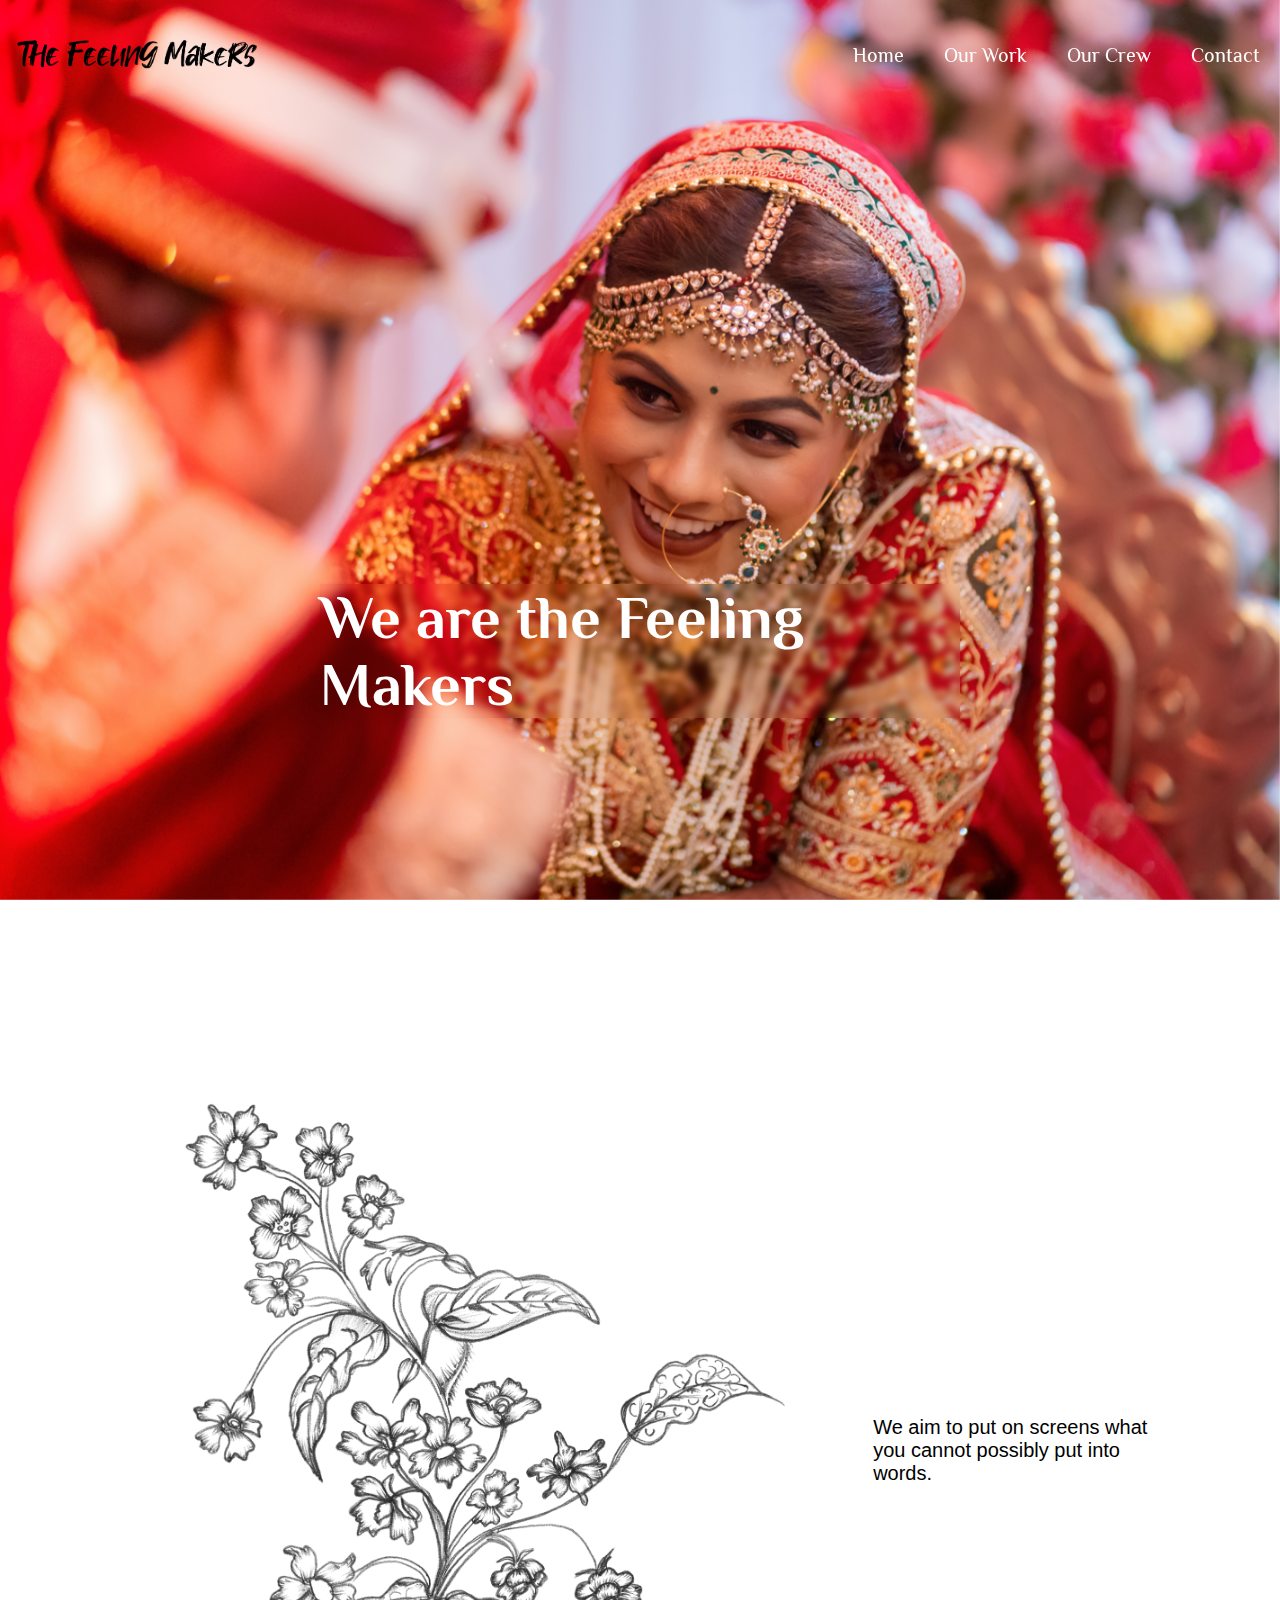
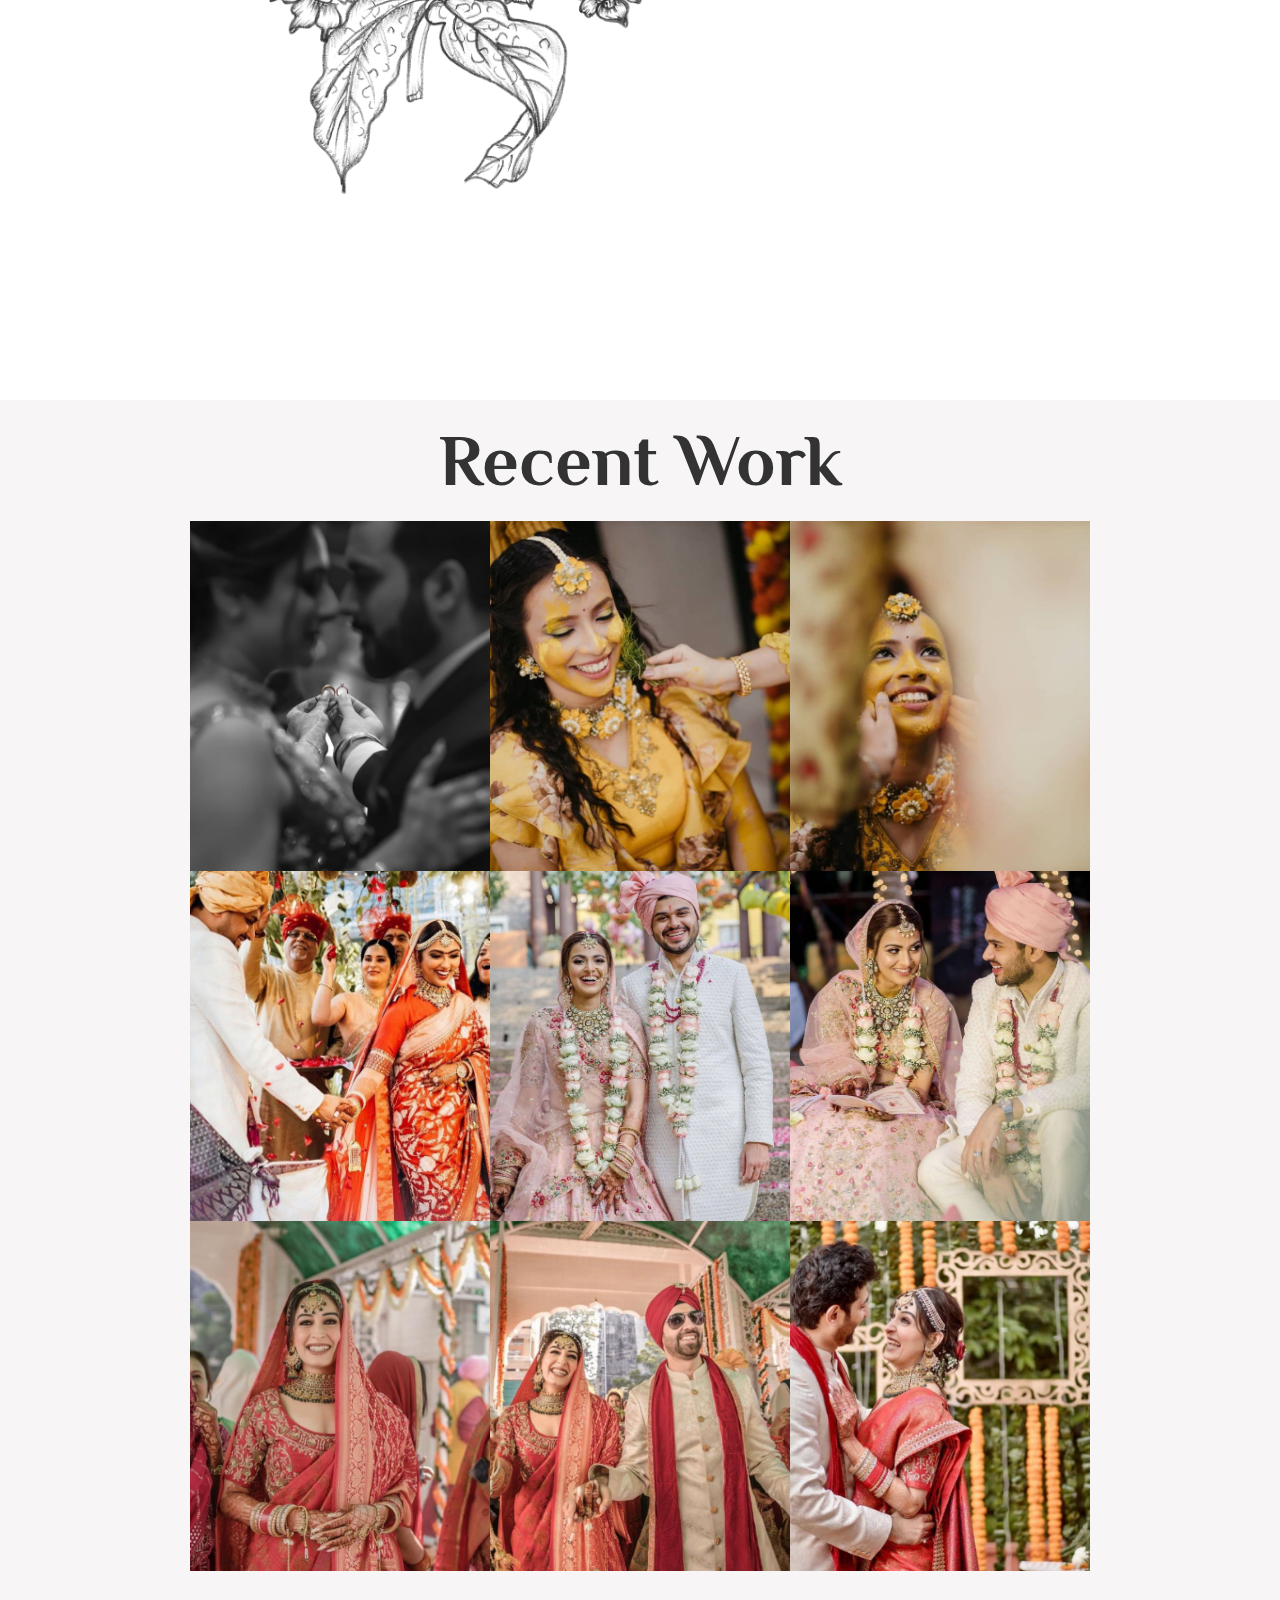
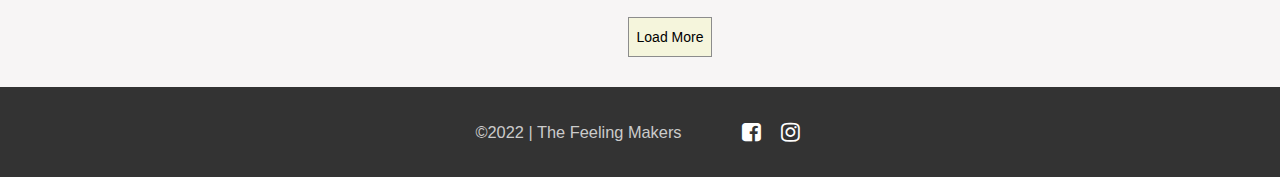
<file: index.html>
<!DOCTYPE html>
<html lang="en">
<head>
    <meta charset="UTF-8">
    <meta http-equiv="X-UA-Compatible" content="IE=edge">
    <meta name="viewport" content="width=device-width, initial-scale=1.0">
    <link rel="stylesheet" href="https://cdnjs.cloudflare.com/ajax/libs/font-awesome/4.7.0/css/font-awesome.min.css">
    <link rel="preconnect" href="https://fonts.googleapis.com">
<link rel="preconnect" href="https://fonts.gstatic.com" crossorigin>
<link href="https://fonts.googleapis.com/css2?family=Philosopher:ital,wght@0,400;0,700;1,400;1,700&display=swap" rel="stylesheet">
    <link rel="stylesheet" href="styles/style.css">
    <link rel="stylesheet" href="https://cdn.jsdelivr.net/npm/swiper@8/swiper-bundle.min.css" />
    <style>
        .swiper {
          width: 100vw;
          height: 100vh;
        }
    
        .swiper-slide {
          display: flex;
          align-items: center;
        }
    
        .swiper img {
    
          width: 100vw;
          height: 100vh;
          object-fit: cover;
        }
    
        
    
        
      </style>
    <title>Home | The Feeling Makers</title>
</head>
<body>
    <div id="preloader">
        <div class="loadimg">
            <img src="2.png" alt="" srcset="">
        </div>
        <div class="loadbar"></div>
    </div>
    <div class="nav nav-scrolled">
        <div class="navbar">
            <div class="" id="logo">
                <a href="index.html"><img class="logoimg"  src="logo1c.png" alt=""></a>
            </div>
            
            <div class="navlinks " id="navlink">
                <ul>
                    <li><a href="index.html">Home</a></li>
                    
                    <li><a href="work.html">Our Work</a></li>
                    <li><a href="crew.html">Our Crew</a></li>
                    <li><a href="contact.html">Contact</a></li>
                   
                    
                </ul>
            </div>
            <div id="navtoggle" onclick="myFunction(); toggleNav();" class="ham ">
                <span class="first fr"></span>
                <span class="second sr"></span>
            </div>
        </div>
    </div>

    <div class="hero">
        <!-- <div class="heroimg">
            <img src="heroimage.png" alt="">
            <h1 id="herotext">We are the Feeling Makers</h1>
        </div> -->
        <div class="swiper">
            <!-- Additional required wrapper -->
            <div class="swiper-wrapper">
              <!-- Slides -->
              <div class="swiper-slide"><div class="heroimg">
                <img src="heroimage1.png" alt="">
                <h1 id="herotext">We are the Feeling Makers</h1>
            </div>
               
              </div>
              <div class="swiper-slide"><div class="heroimg">
                <img src="heroimg2.jpg" alt="">
                <h1 id="herotext">We are the Feeling Makers</h1>
            </div></div>
              <div class="swiper-slide"><div class="heroimg">
                <img src="heroimg4.jpg" alt="">
                <h1 id="herotext">We are the Feeling Makers</h1>
            </div></div>
        
            </div>
        
        
        
            <!-- If we need navigation buttons -->
        
        
        
          </div>
        
    </div>
    <div class="section2">
            <div class="flowers">
                <img src="4.png" alt="" srcset="">
            </div>
            <div class="quote"><p>We aim to put on screens what you cannot possibly put into words.</p></div>
            
    </div>

    <div class="section3">
        <div class="sect3heading">
            <h1>Recent Work</h1>
        </div>
        <div class="slides">
            <div class="pics div1">
                <a data-fslightbox="gallery" href="wedding portfolio_page-0002.jpg"> <img src="wedding portfolio_page-0002.jpg" alt=""></a>
            </div>
            <div class="pics div2">
                <a data-fslightbox="gallery" href="wedding portfolio_page-0019.jpg"><img src="wedding portfolio_page-0019.jpg" alt=""></a>
            </div>
            <div class="pics div3">
                <a data-fslightbox="gallery" href="wedding portfolio_page-0020.jpg"> <img src="wedding portfolio_page-0020.jpg" alt=""></a>
            </div>
            
            <div class="pics div4">
                <a data-fslightbox="gallery" href="wedding portfolio_page-0033.jpg"><img src="wedding portfolio_page-0033.jpg" alt=""></a>
            </div>
            <br>
            <div class="pics div5">
                <a data-fslightbox="gallery" href="wedding portfolio_page-0036.jpg"><img src="wedding portfolio_page-0036.jpg" alt=""></a>
            </div>
            <div class="pics div6">
                <a data-fslightbox="gallery" href="wedding portfolio_page-0034.jpg"> <img src="wedding portfolio_page-0034.jpg" alt=""></a>
            </div>
            <div class="pics div7">
                <a data-fslightbox="gallery" href="wedding portfolio_page-0049.jpg"> <img src="wedding portfolio_page-0049.jpg" alt=""></a>
            </div>
            <div class="pics div8">
                <a data-fslightbox="gallery" href="wedding portfolio_page-0050.jpg"><img src="wedding portfolio_page-0050.jpg" alt=""></a>
            </div>
            <div class="pics div9">
                <a data-fslightbox="gallery" href="wedding portfolio_page-0051.jpg"> <img src="wedding portfolio_page-0051.jpg" alt=""></a>
            </div>
        </div>
        <a href="work.html">
            <div class="btn-more">
            Load More
            </div>
        </a>
        
    </div>
    <div class="footer">
        <h3>©2022 | The Feeling Makers</h3>

        <div class="icons">
            <a href="https://facebook.com/thefeelingmakers"><i class="fa fa-facebook-square"></i></a>
            <a href="https://instagram.com/thefeelingmakers"><i class="fa fa-instagram"></i></a>
        </div>
    </div>
    <script>
        const navbar = document.querySelector('.nav');
const hero = document.querySelector('.hero');
const logo = document.querySelector('#logo');
const heroOptions = {
  rootMargin: "-170px 0px 0px 0px"
};
const heroObserver = new IntersectionObserver(function (
    entries,
    heroObserver
    ) {
    entries.forEach(entry => {
      if(!entry.isIntersecting) {
        navbar.classList.add('nav-scrolled');
        logo.classList.remove('logo-scrolled');
      } else {
        navbar.classList.remove('nav-scrolled');
        logo.classlist.add('logo-scrolled');
      }
  });
}, 
heroOptions);

heroObserver.observe(hero);


function myFunction() {
  var element = document.getElementById("navtoggle");
  element.classList.toggle("hamopen");
}

function toggleNav() {
  var togglenavigation = document.getElementById("navlink");
  console.log("working");
  togglenavigation.classList.toggle("lists");
}
    </script>
    <script src="https://cdn.jsdelivr.net/npm/swiper@8/swiper-bundle.min.js"></script>
    <script src="/fslightbox-basic-3.3.1/fslightbox.js"></script>
    <script src="app.js"></script>
    <script>
        var loader = document.getElementById("preloader");
        function screen(){
            loader.style.display = "none";
        }
        window.addEventListener("load", screen());
    </script>

<script>
    const swiper = new Swiper('.swiper', {
      // Optional parameters
      direction: 'horizontal',
      loop: true,
      slidesPerView: 1,
      // breakpoints: {
      //     // when window width is >= 320px
      //     320: {
      //         slidesPerView: 1,
      //         spaceBetween: 20
      //     },
      //     // when window width is >= 480px
      //     480: {
      //         slidesPerView: 2,
      //         spaceBetween: 30
      //     },
      //     // when window width is >= 640px
      //     640: {
      //         slidesPerView: 3,
      //         spaceBetween: 40
      //     }
      // },

      autoplay: {
        delay: 3000,
      },

      // If we need pagination


      // Navigation arrows
      navigation: {
        nextEl: '.swiper-button-next',
        prevEl: '.swiper-button-prev',
      },

      // And if we need scrollbar

    });
  </script>
</body>
</html>
</file>
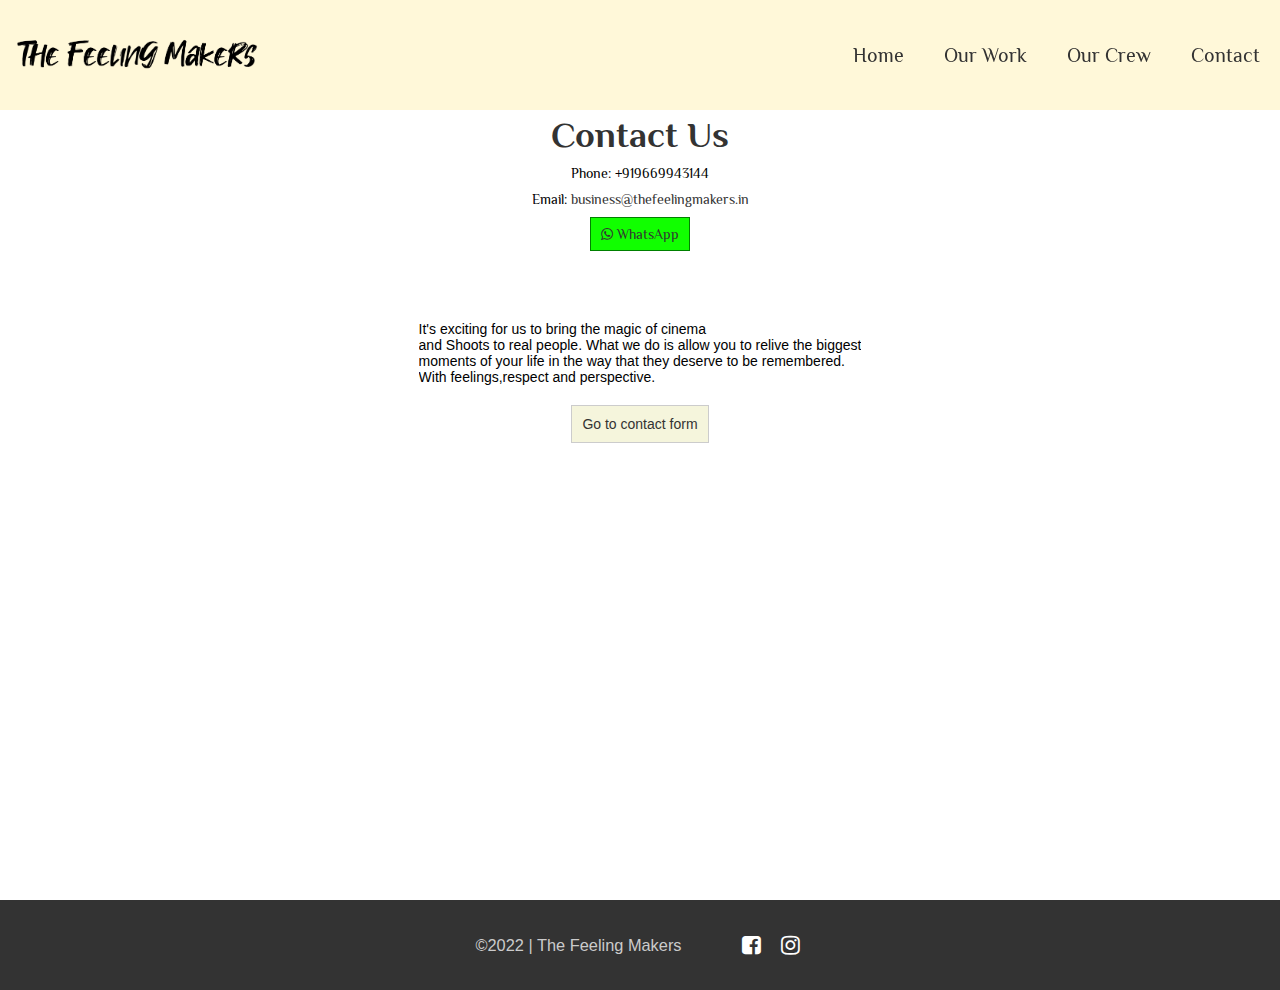
<file: contact.html>
<!DOCTYPE html>
<html lang="en">
<head>
    <meta charset="UTF-8">
    <meta http-equiv="X-UA-Compatible" content="IE=edge">
    <meta name="viewport" content="width=device-width, initial-scale=1.0">
    <link rel="stylesheet" href="https://cdnjs.cloudflare.com/ajax/libs/font-awesome/4.7.0/css/font-awesome.min.css">
    <link rel="preconnect" href="https://fonts.googleapis.com">
<link rel="preconnect" href="https://fonts.gstatic.com" crossorigin>
<link href="https://fonts.googleapis.com/css2?family=Philosopher:ital,wght@0,400;0,700;1,400;1,700&display=swap" rel="stylesheet">
    <link rel="stylesheet" href="styles/style.css">
    <link rel="stylesheet" href="styles/second.css">
    <title>Contact | The Feeling Makers</title>
</head>
<body>
    <div id="preloader">
        <div class="loadimg">
            <img src="2.png" alt="" srcset="">
        </div>
        <div class="loadbar"></div>
    </div>
    <div class="nav nav-scrolled nav2">
        <div class="navbar">
            <div class="" id="logo">
                <a href="index.html"><img class="" id="logoimg" src="logo1c.png" alt=""></a>
            </div>
    
            <div class="navlinks" id="navlink">
                <ul>
                    <li><a href="index.html">Home</a></li>
                    
                    <li><a href="work.html">Our Work</a></li>
                    <li><a href="crew.html">Our Crew</a></li>
                    <li><a href="contact.html">Contact</a></li>
                    
                    
                </ul>
            </div>
            <div id="navtoggle" onclick="myFunction(); toggleNav();" class="ham ">
                <span class="first fr"></span>
                <span class="second sr"></span>
            </div>
        </div>
    </div>

    <div class="contact">
        <div class="contacthead">
            <h1>Contact Us</h1>
            <p>Phone: +919669943144</p>
            <p>Email: <a href="mailto:business@thefeelingmakers.in">business@thefeelingmakers.in</a></p>
            <p id="whatsapp"><a href="https://wa.me/message/24R3U2XSK3P4O1"><i class="fa fa-whatsapp" aria-hidden="true"></i> WhatsApp</a></p>
        </div>
        <div class="description">
            <p>It's exciting for us to bring the magic of cinema <br> and Shoots to real people. What we do is allow you to relive the biggest <br> moments of your life in the way that they deserve to be remembered. <br> With feelings,respect and perspective.</p>
            <div class="btn-frm">
                <a href="https://docs.google.com/forms/d/e/1FAIpQLSeDPfE8dONMdWu5lPuVsFJTk9lX-8FGg3G5xjD46kFg_i1ojQ/viewform">
                    Go to contact form
                </a>
            </div>
        </div>

    </div>
    <div class="footer">
        <h3>©2022 | The Feeling Makers</h3>

        <div class="icons">
            <a href="https://facebook.com/thefeelingmakers"><i class="fa fa-facebook-square"></i></a>
            <a href="https://instagram.com/thefeelingmakers"><i class="fa fa-instagram"></i></a>
        </div>
    </div>
    <script src="app.js"></script>
    <script>
       var loader = document.getElementById("preloader");
        function screen(){
            loader.style.display = "none";
        }
        window.addEventListener("load", screen());
    </script>
</body>
</html>
</file>
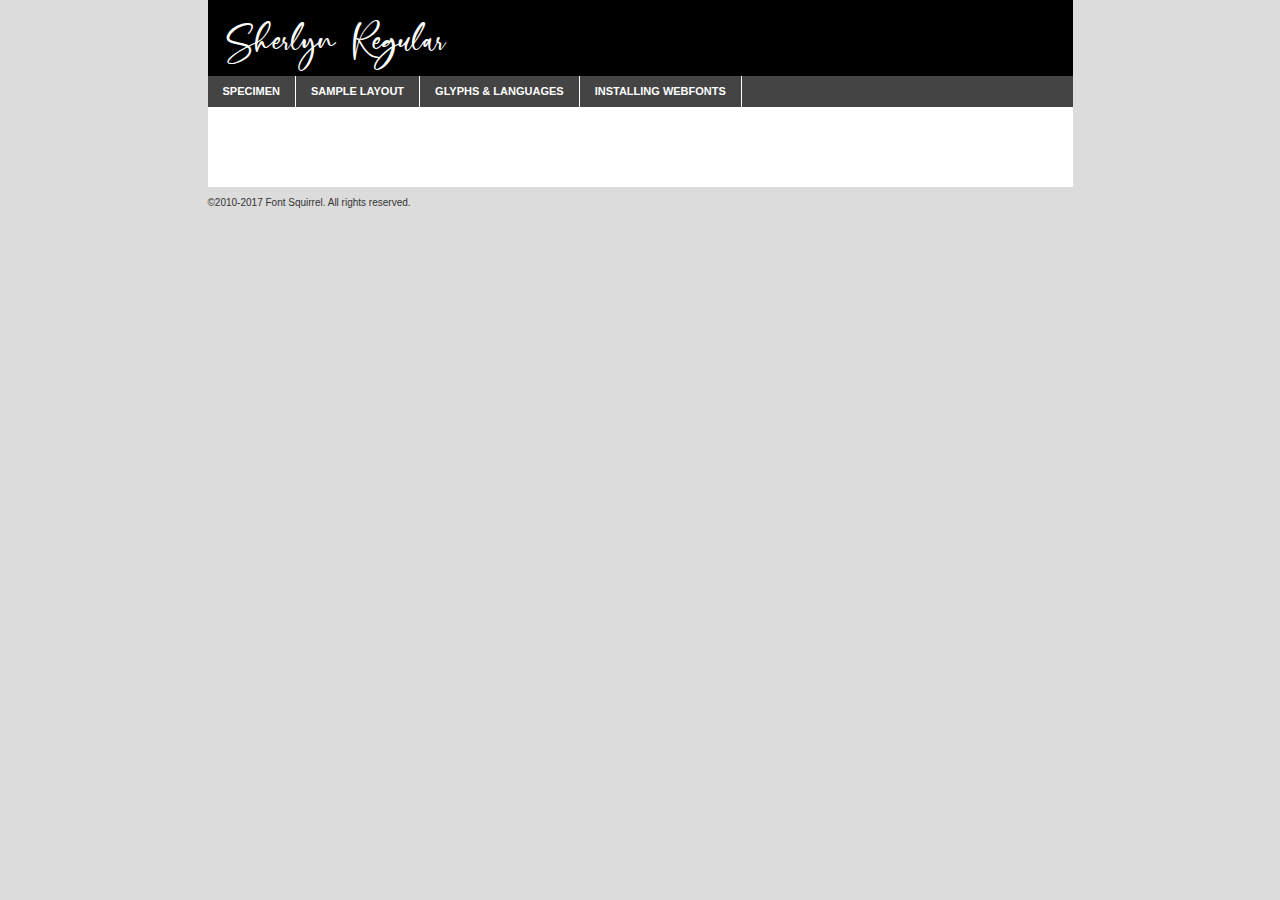
<file: webfontkit/sherlyn-demo.html>
<!DOCTYPE html PUBLIC "-//W3C//DTD XHTML 1.0 Transitional//EN"
        "http://www.w3.org/TR/xhtml1/DTD/xhtml1-transitional.dtd">

<html xmlns="http://www.w3.org/1999/xhtml" xml:lang="en" lang="en">
<head>
    <meta http-equiv="Content-Type" content="text/html; charset=utf-8"/>
    <script src="http://ajax.googleapis.com/ajax/libs/jquery/1.7.2/jquery.min.js" type="text/javascript" charset="utf-8"></script>
    <script type="text/javascript">
		(function($) {
			$.fn.easyTabs = function(option) {
				var param = jQuery.extend({ fadeSpeed: 'fast', defaultContent: 1, activeClass: 'active' }, option);
				$(this).each(function() {
					var thisId = '#' + this.id;
					if ( param.defaultContent == '' )
					{
						param.defaultContent = 1;
					}
					if ( typeof param.defaultContent == 'number' )
					{
						var defaultTab = $(thisId + ' .tabs li:eq(' + (param.defaultContent - 1) + ') a').attr('href').substr(1);
					}
					else
					{
						var defaultTab = param.defaultContent;
					}
					$(thisId + ' .tabs li a').each(function() {
						var tabToHide = $(this).attr('href').substr(1);
						$('#' + tabToHide).addClass('easytabs-tab-content');
					});
					hideAll();
					changeContent(defaultTab);

					function hideAll() {$(thisId + ' .easytabs-tab-content').hide();}

					function changeContent(tabId)
					{
						hideAll();
						$(thisId + ' .tabs li').removeClass(param.activeClass);
						$(thisId + ' .tabs li a[href=#' + tabId + ']').closest('li').addClass(param.activeClass);
						if ( param.fadeSpeed != 'none' )
						{
							$(thisId + ' #' + tabId).fadeIn(param.fadeSpeed);
						}
						else
						{
							$(thisId + ' #' + tabId).show();
						}
					}

					$(thisId + ' .tabs li').click(function() {
						var tabId = $(this).find('a').attr('href').substr(1);
						changeContent(tabId);
						return false;
					});
				});
			}
		})(jQuery);
    </script>
    <link rel="stylesheet" href="specimen_files/specimen_stylesheet.css" type="text/css" charset="utf-8"/>
    <link rel="stylesheet" href="stylesheet.css" type="text/css" charset="utf-8"/>

    <style type="text/css">
        		body {
			font-family: 'sherlynregular';
        		}

            </style>

    <title>Sherlyn Regular Specimen</title>


    <script type="text/javascript" charset="utf-8">
		$(document).ready(function() {
			$('#container').easyTabs({ defaultContent: 1 });
		});
    </script>
</head>

<body>
<div id="container">
    <div id="header">
		Sherlyn Regular    </div>
    <ul class="tabs">
        <li><a href="#specimen">Specimen</a></li>
        <li><a href="#layout">Sample Layout</a></li>
		        <li><a href="#glyphs">Glyphs &amp; Languages</a></li>
        <li><a href="#installing">Installing Webfonts</a></li>

    </ul>

    <div id="main_content">


        <div id="specimen">

            <div class="section">
                <div class="grid12 firstcol">
                    <div class="huge">AaBb</div>
                </div>
            </div>

            <div class="section">
                <div class="glyph_range">A&#x200B;B&#x200b;C&#x200b;D&#x200b;E&#x200b;F&#x200b;G&#x200b;H&#x200b;I&#x200b;J&#x200b;K&#x200b;L&#x200b;M&#x200b;N&#x200b;O&#x200b;P&#x200b;Q&#x200b;R&#x200b;S&#x200b;T&#x200b;U&#x200b;V&#x200b;W&#x200b;X&#x200b;Y&#x200b;Z&#x200b;a&#x200b;b&#x200b;c&#x200b;d&#x200b;e&#x200b;f&#x200b;g&#x200b;h&#x200b;i&#x200b;j&#x200b;k&#x200b;l&#x200b;m&#x200b;n&#x200b;o&#x200b;p&#x200b;q&#x200b;r&#x200b;s&#x200b;t&#x200b;u&#x200b;v&#x200b;w&#x200b;x&#x200b;y&#x200b;z&#x200b;1&#x200b;2&#x200b;3&#x200b;4&#x200b;5&#x200b;6&#x200b;7&#x200b;8&#x200b;9&#x200b;0&#x200b;&amp;&#x200b;.&#x200b;,&#x200b;?&#x200b;!&#x200b;&#64;&#x200b;(&#x200b;)&#x200b;#&#x200b;$&#x200b;%&#x200b;*&#x200b;+&#x200b;-&#x200b;=&#x200b;:&#x200b;;</div>
            </div>
            <div class="section">
                <div class="grid12 firstcol">
                    <table class="sample_table">
                        <tr>
                            <td>10</td>
                            <td class="size10">abcdefghijklmnopqrstuvwxyzABCDEFGHIJKLMNOPQRSTUVWXYZ0123456789abcdefghijklmnopqrstuvwxyzABCDEFGHIJKLMNOPQRSTUVWXYZ0123456789abcdefghijklmnopqrstuvwxyzABCDEFGHIJKLMNOPQRSTUVWXYZ</td>
                        </tr>
                        <tr>
                            <td>11</td>
                            <td class="size11">abcdefghijklmnopqrstuvwxyzABCDEFGHIJKLMNOPQRSTUVWXYZ0123456789abcdefghijklmnopqrstuvwxyzABCDEFGHIJKLMNOPQRSTUVWXYZ0123456789abcdefghijklmnopqrstuvwxyzABCDEFGHIJKLMNOPQRSTUVWXYZ</td>
                        </tr>
                        <tr>
                            <td>12</td>
                            <td class="size12">abcdefghijklmnopqrstuvwxyzABCDEFGHIJKLMNOPQRSTUVWXYZ0123456789abcdefghijklmnopqrstuvwxyzABCDEFGHIJKLMNOPQRSTUVWXYZ0123456789abcdefghijklmnopqrstuvwxyzABCDEFGHIJKLMNOPQRSTUVWXYZ</td>
                        </tr>
                        <tr>
                            <td>13</td>
                            <td class="size13">abcdefghijklmnopqrstuvwxyzABCDEFGHIJKLMNOPQRSTUVWXYZ0123456789abcdefghijklmnopqrstuvwxyzABCDEFGHIJKLMNOPQRSTUVWXYZ0123456789abcdefghijklmnopqrstuvwxyzABCDEFGHIJKLMNOPQRSTUVWXYZ</td>
                        </tr>
                        <tr>
                            <td>14</td>
                            <td class="size14">abcdefghijklmnopqrstuvwxyzABCDEFGHIJKLMNOPQRSTUVWXYZ0123456789abcdefghijklmnopqrstuvwxyzABCDEFGHIJKLMNOPQRSTUVWXYZ0123456789abcdefghijklmnopqrstuvwxyzABCDEFGHIJKLMNOPQRSTUVWXYZ</td>
                        </tr>
                        <tr>
                            <td>16</td>
                            <td class="size16">abcdefghijklmnopqrstuvwxyzABCDEFGHIJKLMNOPQRSTUVWXYZ0123456789abcdefghijklmnopqrstuvwxyzABCDEFGHIJKLMNOPQRSTUVWXYZ</td>
                        </tr>
                        <tr>
                            <td>18</td>
                            <td class="size18">abcdefghijklmnopqrstuvwxyzABCDEFGHIJKLMNOPQRSTUVWXYZ0123456789abcdefghijklmnopqrstuvwxyzABCDEFGHIJKLMNOPQRSTUVWXYZ</td>
                        </tr>
                        <tr>
                            <td>20</td>
                            <td class="size20">abcdefghijklmnopqrstuvwxyzABCDEFGHIJKLMNOPQRSTUVWXYZ0123456789abcdefghijklmnopqrstuvwxyzABCDEFGHIJKLMNOPQRSTUVWXYZ</td>
                        </tr>
                        <tr>
                            <td>24</td>
                            <td class="size24">abcdefghijklmnopqrstuvwxyzABCDEFGHIJKLMNOPQRSTUVWXYZ0123456789abcdefghijklmnopqrstuvwxyzABCDEFGHIJKLMNOPQRSTUVWXYZ</td>
                        </tr>
                        <tr>
                            <td>30</td>
                            <td class="size30">abcdefghijklmnopqrstuvwxyzABCDEFGHIJKLMNOPQRSTUVWXYZ0123456789abcdefghijklmnopqrstuvwxyzABCDEFGHIJKLMNOPQRSTUVWXYZ</td>
                        </tr>
                        <tr>
                            <td>36</td>
                            <td class="size36">abcdefghijklmnopqrstuvwxyzABCDEFGHIJKLMNOPQRSTUVWXYZ0123456789abcdefghijklmnopqrstuvwxyzABCDEFGHIJKLMNOPQRSTUVWXYZ</td>
                        </tr>
                        <tr>
                            <td>48</td>
                            <td class="size48">abcdefghijklmnopqrstuvwxyzABCDEFGHIJKLMNOPQRSTUVWXYZ0123456789abcdefghijklmnopqrstuvwxyzABCDEFGHIJKLMNOPQRSTUVWXYZ</td>
                        </tr>
                        <tr>
                            <td>60</td>
                            <td class="size60">abcdefghijklmnopqrstuvwxyzABCDEFGHIJKLMNOPQRSTUVWXYZ0123456789abcdefghijklmnopqrstuvwxyzABCDEFGHIJKLMNOPQRSTUVWXYZ</td>
                        </tr>
                        <tr>
                            <td>72</td>
                            <td class="size72">abcdefghijklmnopqrstuvwxyzABCDEFGHIJKLMNOPQRSTUVWXYZ0123456789abcdefghijklmnopqrstuvwxyzABCDEFGHIJKLMNOPQRSTUVWXYZ</td>
                        </tr>
                        <tr>
                            <td>90</td>
                            <td class="size90">abcdefghijklmnopqrstuvwxyzABCDEFGHIJKLMNOPQRSTUVWXYZ0123456789abcdefghijklmnopqrstuvwxyzABCDEFGHIJKLMNOPQRSTUVWXYZ</td>
                        </tr>
                    </table>

                </div>

            </div>


            <div class="section" id="bodycomparison">


                <div id="xheight">
                    <div class="fontbody">&#x25FC;&#x25FC;&#x25FC;&#x25FC;&#x25FC;&#x25FC;&#x25FC;&#x25FC;&#x25FC;&#x25FC;&#x25FC;&#x25FC;&#x25FC;&#x25FC;&#x25FC;&#x25FC;&#x25FC;&#x25FC;&#x25FC;&#x25FC;&#x25FC;&#x25FC;&#x25FC;&#x25FC;&#x25FC;&#x25FC;&#x25FC;&#x25FC;&#x25FC;&#x25FC;&#x25FC;&#x25FC;&#x25FC;&#x25FC;&#x25FC;&#x25FC;&#x25FC;&#x25FC;&#x25FC;&#x25FC;&#x25FC;&#x25FC;&#x25FC;&#x25FC;&#x25FC;&#x25FC;&#x25FC;&#x25FC;&#x25FC;&#x25FC;&#x25FC;&#x25FC;&#x25FC;&#x25FC;&#x25FC;&#x25FC;&#x25FC;&#x25FC;&#x25FC;&#x25FC;&#x25FC;&#x25FC;&#x25FC;&#x25FC;&#x25FC;&#x25FC;&#x25FC;&#x25FC;&#x25FC;&#x25FC;&#x25FC;&#x25FC;&#x25FC;&#x25FC;&#x25FC;&#x25FC;&#x25FC;&#x25FC;&#x25FC;&#x25FC;&#x25FC;&#x25FC;&#x25FC;&#x25FC;&#x25FC;&#x25FC;&#x25FC;&#x25FC;&#x25FC;&#x25FC;&#x25FC;&#x25FC;&#x25FC;&#x25FC;&#x25FC;&#x25FC;&#x25FC;&#x25FC;&#x25FC;body</div>
                    <div class="arialbody">body</div>
                    <div class="verdanabody">body</div>
                    <div class="georgiabody">body</div>
                </div>
                <div class="fontbody" style="z-index:1">
                    body<span>Sherlyn Regular</span>
                </div>
                <div class="arialbody" style="z-index:1">
                    body<span>Arial</span>
                </div>
                <div class="verdanabody" style="z-index:1">
                    body<span>Verdana</span>
                </div>
                <div class="georgiabody" style="z-index:1">
                    body<span>Georgia</span>
                </div>


            </div>


            <div class="section psample psample_row1" id="">

                <div class="grid2 firstcol">
                    <p class="size10"><span>10.</span>Aenean lacinia bibendum nulla sed consectetur. Fusce dapibus, tellus ac cursus commodo, tortor mauris condimentum nibh, ut fermentum massa justo sit amet risus. Nullam id dolor id nibh ultricies vehicula ut id elit. Cum sociis natoque penatibus et magnis dis parturient montes, nascetur ridiculus mus. Nulla vitae elit libero, a pharetra augue.</p>

                </div>
                <div class="grid3">
                    <p class="size11"><span>11.</span>Aenean lacinia bibendum nulla sed consectetur. Fusce dapibus, tellus ac cursus commodo, tortor mauris condimentum nibh, ut fermentum massa justo sit amet risus. Nullam id dolor id nibh ultricies vehicula ut id elit. Cum sociis natoque penatibus et magnis dis parturient montes, nascetur ridiculus mus. Nulla vitae elit libero, a pharetra augue.</p>

                </div>
                <div class="grid3">
                    <p class="size12"><span>12.</span>Aenean lacinia bibendum nulla sed consectetur. Fusce dapibus, tellus ac cursus commodo, tortor mauris condimentum nibh, ut fermentum massa justo sit amet risus. Nullam id dolor id nibh ultricies vehicula ut id elit. Cum sociis natoque penatibus et magnis dis parturient montes, nascetur ridiculus mus. Nulla vitae elit libero, a pharetra augue.</p>

                </div>
                <div class="grid4">
                    <p class="size13"><span>13.</span>Aenean lacinia bibendum nulla sed consectetur. Fusce dapibus, tellus ac cursus commodo, tortor mauris condimentum nibh, ut fermentum massa justo sit amet risus. Nullam id dolor id nibh ultricies vehicula ut id elit. Cum sociis natoque penatibus et magnis dis parturient montes, nascetur ridiculus mus. Nulla vitae elit libero, a pharetra augue.</p>

                </div>
                <div class="white_blend"></div>

            </div>
            <div class="section psample psample_row2" id="">
                <div class="grid3 firstcol">
                    <p class="size14"><span>14.</span>Aenean lacinia bibendum nulla sed consectetur. Fusce dapibus, tellus ac cursus commodo, tortor mauris condimentum nibh, ut fermentum massa justo sit amet risus. Nullam id dolor id nibh ultricies vehicula ut id elit. Cum sociis natoque penatibus et magnis dis parturient montes, nascetur ridiculus mus. Nulla vitae elit libero, a pharetra augue.</p>

                </div>
                <div class="grid4">
                    <p class="size16"><span>16.</span>Aenean lacinia bibendum nulla sed consectetur. Fusce dapibus, tellus ac cursus commodo, tortor mauris condimentum nibh, ut fermentum massa justo sit amet risus. Nullam id dolor id nibh ultricies vehicula ut id elit. Cum sociis natoque penatibus et magnis dis parturient montes, nascetur ridiculus mus. Nulla vitae elit libero, a pharetra augue.</p>

                </div>
                <div class="grid5">
                    <p class="size18"><span>18.</span>Aenean lacinia bibendum nulla sed consectetur. Fusce dapibus, tellus ac cursus commodo, tortor mauris condimentum nibh, ut fermentum massa justo sit amet risus. Nullam id dolor id nibh ultricies vehicula ut id elit. Cum sociis natoque penatibus et magnis dis parturient montes, nascetur ridiculus mus. Nulla vitae elit libero, a pharetra augue.</p>

                </div>

                <div class="white_blend"></div>

            </div>

            <div class="section psample psample_row3" id="">
                <div class="grid5 firstcol">
                    <p class="size20"><span>20.</span>Aenean lacinia bibendum nulla sed consectetur. Fusce dapibus, tellus ac cursus commodo, tortor mauris condimentum nibh, ut fermentum massa justo sit amet risus. Nullam id dolor id nibh ultricies vehicula ut id elit. Cum sociis natoque penatibus et magnis dis parturient montes, nascetur ridiculus mus. Nulla vitae elit libero, a pharetra augue.</p>
                </div>
                <div class="grid7">
                    <p class="size24"><span>24.</span>Aenean lacinia bibendum nulla sed consectetur. Fusce dapibus, tellus ac cursus commodo, tortor mauris condimentum nibh, ut fermentum massa justo sit amet risus. Nullam id dolor id nibh ultricies vehicula ut id elit. Cum sociis natoque penatibus et magnis dis parturient montes, nascetur ridiculus mus. Nulla vitae elit libero, a pharetra augue.</p>
                </div>

                <div class="white_blend"></div>

            </div>

            <div class="section psample psample_row4" id="">
                <div class="grid12 firstcol">
                    <p class="size30"><span>30.</span>Aenean lacinia bibendum nulla sed consectetur. Fusce dapibus, tellus ac cursus commodo, tortor mauris condimentum nibh, ut fermentum massa justo sit amet risus. Nullam id dolor id nibh ultricies vehicula ut id elit. Cum sociis natoque penatibus et magnis dis parturient montes, nascetur ridiculus mus. Nulla vitae elit libero, a pharetra augue.</p>
                </div>
                <div class="white_blend"></div>

            </div>


            <div class="section psample psample_row1 fullreverse">
                <div class="grid2 firstcol">
                    <p class="size10"><span>10.</span>Aenean lacinia bibendum nulla sed consectetur. Fusce dapibus, tellus ac cursus commodo, tortor mauris condimentum nibh, ut fermentum massa justo sit amet risus. Nullam id dolor id nibh ultricies vehicula ut id elit. Cum sociis natoque penatibus et magnis dis parturient montes, nascetur ridiculus mus. Nulla vitae elit libero, a pharetra augue.</p>

                </div>
                <div class="grid3">
                    <p class="size11"><span>11.</span>Aenean lacinia bibendum nulla sed consectetur. Fusce dapibus, tellus ac cursus commodo, tortor mauris condimentum nibh, ut fermentum massa justo sit amet risus. Nullam id dolor id nibh ultricies vehicula ut id elit. Cum sociis natoque penatibus et magnis dis parturient montes, nascetur ridiculus mus. Nulla vitae elit libero, a pharetra augue.</p>

                </div>
                <div class="grid3">
                    <p class="size12"><span>12.</span>Aenean lacinia bibendum nulla sed consectetur. Fusce dapibus, tellus ac cursus commodo, tortor mauris condimentum nibh, ut fermentum massa justo sit amet risus. Nullam id dolor id nibh ultricies vehicula ut id elit. Cum sociis natoque penatibus et magnis dis parturient montes, nascetur ridiculus mus. Nulla vitae elit libero, a pharetra augue.</p>

                </div>
                <div class="grid4">
                    <p class="size13"><span>13.</span>Aenean lacinia bibendum nulla sed consectetur. Fusce dapibus, tellus ac cursus commodo, tortor mauris condimentum nibh, ut fermentum massa justo sit amet risus. Nullam id dolor id nibh ultricies vehicula ut id elit. Cum sociis natoque penatibus et magnis dis parturient montes, nascetur ridiculus mus. Nulla vitae elit libero, a pharetra augue.</p>

                </div>
                <div class="black_blend"></div>

            </div>

            <div class="section psample psample_row2 fullreverse">
                <div class="grid3 firstcol">
                    <p class="size14"><span>14.</span>Aenean lacinia bibendum nulla sed consectetur. Fusce dapibus, tellus ac cursus commodo, tortor mauris condimentum nibh, ut fermentum massa justo sit amet risus. Nullam id dolor id nibh ultricies vehicula ut id elit. Cum sociis natoque penatibus et magnis dis parturient montes, nascetur ridiculus mus. Nulla vitae elit libero, a pharetra augue.</p>

                </div>
                <div class="grid4">
                    <p class="size16"><span>16.</span>Aenean lacinia bibendum nulla sed consectetur. Fusce dapibus, tellus ac cursus commodo, tortor mauris condimentum nibh, ut fermentum massa justo sit amet risus. Nullam id dolor id nibh ultricies vehicula ut id elit. Cum sociis natoque penatibus et magnis dis parturient montes, nascetur ridiculus mus. Nulla vitae elit libero, a pharetra augue.</p>

                </div>
                <div class="grid5">
                    <p class="size18"><span>18.</span>Aenean lacinia bibendum nulla sed consectetur. Fusce dapibus, tellus ac cursus commodo, tortor mauris condimentum nibh, ut fermentum massa justo sit amet risus. Nullam id dolor id nibh ultricies vehicula ut id elit. Cum sociis natoque penatibus et magnis dis parturient montes, nascetur ridiculus mus. Nulla vitae elit libero, a pharetra augue.</p>

                </div>
                <div class="black_blend"></div>

            </div>

            <div class="section psample fullreverse psample_row3" id="">
                <div class="grid5 firstcol">
                    <p class="size20"><span>20.</span>Aenean lacinia bibendum nulla sed consectetur. Fusce dapibus, tellus ac cursus commodo, tortor mauris condimentum nibh, ut fermentum massa justo sit amet risus. Nullam id dolor id nibh ultricies vehicula ut id elit. Cum sociis natoque penatibus et magnis dis parturient montes, nascetur ridiculus mus. Nulla vitae elit libero, a pharetra augue.</p>
                </div>
                <div class="grid7">
                    <p class="size24"><span>24.</span>Aenean lacinia bibendum nulla sed consectetur. Fusce dapibus, tellus ac cursus commodo, tortor mauris condimentum nibh, ut fermentum massa justo sit amet risus. Nullam id dolor id nibh ultricies vehicula ut id elit. Cum sociis natoque penatibus et magnis dis parturient montes, nascetur ridiculus mus. Nulla vitae elit libero, a pharetra augue.</p>
                </div>

                <div class="black_blend"></div>

            </div>

            <div class="section psample fullreverse psample_row4" id="" style="border-bottom: 20px #000 solid;">
                <div class="grid12 firstcol">
                    <p class="size30"><span>30.</span>Aenean lacinia bibendum nulla sed consectetur. Fusce dapibus, tellus ac cursus commodo, tortor mauris condimentum nibh, ut fermentum massa justo sit amet risus. Nullam id dolor id nibh ultricies vehicula ut id elit. Cum sociis natoque penatibus et magnis dis parturient montes, nascetur ridiculus mus. Nulla vitae elit libero, a pharetra augue.</p>
                </div>
                <div class="black_blend"></div>

            </div>


        </div>

        <div id="layout">

            <div class="section">

                <div class="grid12 firstcol">
                    <h1>Lorem Ipsum Dolor</h1>
                    <h2>Etiam porta sem malesuada magna mollis euismod</h2>

                    <p class="byline">By <a href="#link">Aenean Lacinia</a></p>
                </div>
            </div>
            <div class="section">
                <div class="grid8 firstcol">
                    <p class="large">Donec sed odio dui. Morbi leo risus, porta ac consectetur ac, vestibulum at eros. Fusce dapibus, tellus ac cursus commodo, tortor mauris condimentum nibh, ut fermentum massa justo sit amet risus. </p>


                    <h3>Pellentesque ornare sem</h3>

                    <p>Maecenas sed diam eget risus varius blandit sit amet non magna. Maecenas faucibus mollis interdum. Donec ullamcorper nulla non metus auctor fringilla. Nullam id dolor id nibh ultricies vehicula ut id elit. Nullam id dolor id nibh ultricies vehicula ut id elit. </p>

                    <p>Aenean eu leo quam. Pellentesque ornare sem lacinia quam venenatis vestibulum. Lorem ipsum dolor sit amet, consectetur adipiscing elit. Cum sociis natoque penatibus et magnis dis parturient montes, nascetur ridiculus mus. </p>

                    <p>Nulla vitae elit libero, a pharetra augue. Praesent commodo cursus magna, vel scelerisque nisl consectetur et. Aenean lacinia bibendum nulla sed consectetur. </p>

                    <p>Nullam quis risus eget urna mollis ornare vel eu leo. Nullam quis risus eget urna mollis ornare vel eu leo. Maecenas sed diam eget risus varius blandit sit amet non magna. Donec ullamcorper nulla non metus auctor fringilla. </p>

                    <h3>Cras mattis consectetur</h3>

                    <p>Aenean eu leo quam. Pellentesque ornare sem lacinia quam venenatis vestibulum. Aenean lacinia bibendum nulla sed consectetur. Integer posuere erat a ante venenatis dapibus posuere velit aliquet. Cras mattis consectetur purus sit amet fermentum. </p>

                    <p>Nullam id dolor id nibh ultricies vehicula ut id elit. Nullam quis risus eget urna mollis ornare vel eu leo. Cras mattis consectetur purus sit amet fermentum.</p>
                </div>

                <div class="grid4 sidebar">

                    <div class="box reverse">
                        <p class="last">Nullam quis risus eget urna mollis ornare vel eu leo. Donec ullamcorper nulla non metus auctor fringilla. Cras mattis consectetur purus sit amet fermentum. Sed posuere consectetur est at lobortis. Lorem ipsum dolor sit amet, consectetur adipiscing elit. </p>
                    </div>

                    <p class="caption">Maecenas sed diam eget risus varius.</p>

                    <p>Vestibulum id ligula porta felis euismod semper. Integer posuere erat a ante venenatis dapibus posuere velit aliquet. Vestibulum id ligula porta felis euismod semper. Sed posuere consectetur est at lobortis. Maecenas sed diam eget risus varius blandit sit amet non magna. Fusce dapibus, tellus ac cursus commodo, tortor mauris condimentum nibh, ut fermentum massa justo sit amet risus. </p>


                    <p>Duis mollis, est non commodo luctus, nisi erat porttitor ligula, eget lacinia odio sem nec elit. Aenean lacinia bibendum nulla sed consectetur. Vivamus sagittis lacus vel augue laoreet rutrum faucibus dolor auctor. Aenean lacinia bibendum nulla sed consectetur. Nullam quis risus eget urna mollis ornare vel eu leo. </p>

                    <p>Praesent commodo cursus magna, vel scelerisque nisl consectetur et. Donec ullamcorper nulla non metus auctor fringilla. Maecenas faucibus mollis interdum. Fusce dapibus, tellus ac cursus commodo, tortor mauris condimentum nibh, ut fermentum massa justo sit amet risus. </p>

                </div>
            </div>

        </div>


		

        <div id="glyphs">
            <div class="section">
                <div class="grid12 firstcol">

                    <h1>Language Support</h1>
                    <p>The subset of Sherlyn Regular in this kit supports the following languages:<br/>

						Albanian, Basque, Breton, Chamorro, Danish, English, Finnish, Frisian, Galician, Italian, Malagasy, Norwegian, Portuguese, Spanish, Alsatian, Aragonese, Arapaho, Arrernte, Asturian, Aymara, Bislama, Cebuano, Corsican, Fijian, French_creole, Genoese, Gilbertese, Greenlandic, Haitian_creole, Hiligaynon, Hmong, Hopi, Ibanag, Iloko_ilokano, Indonesian, Interglossa_glosa, Interlingua, Irish_gaelic, Jerriais, Lojban, Lombard, Luxembourgeois, Manx, Mohawk, Norfolk_pitcairnese, Occitan, Oromo, Pangasinan, Papiamento, Piedmontese, Potawatomi, Rhaeto-romance, Romansh, Rotokas, Sami_lule, Sardinian, Scots_gaelic, Seychelles_creole, Shona, Sicilian, Somali, Southern_ndebele, Swahili, Swati_swazi, Tagalog_filipino_pilipino, Tetum, Tok_pisin, Uyghur_latinized, Volapuk, Walloon, Warlpiri, Xhosa, Yapese, Zulu, Latinbasic, Ubasic, Demo                    </p>
                    <h1>Glyph Chart</h1>
                    <p>The subset of Sherlyn Regular in this kit includes all the glyphs listed below. Unicode entities are included above each glyph to help you insert individual characters into your layout.</p>
                    <div id="glyph_chart">

																				                                <div><p>&amp;#13;</p>&#13;</div>
																				                                <div><p>&amp;#32;</p>&#32;</div>
																				                                <div><p>&amp;#33;</p>&#33;</div>
																				                                <div><p>&amp;#34;</p>&#34;</div>
																				                                <div><p>&amp;#35;</p>&#35;</div>
																				                                <div><p>&amp;#36;</p>&#36;</div>
																				                                <div><p>&amp;#37;</p>&#37;</div>
																				                                <div><p>&amp;#38;</p>&#38;</div>
																				                                <div><p>&amp;#39;</p>&#39;</div>
																				                                <div><p>&amp;#40;</p>&#40;</div>
																				                                <div><p>&amp;#41;</p>&#41;</div>
																				                                <div><p>&amp;#42;</p>&#42;</div>
																				                                <div><p>&amp;#43;</p>&#43;</div>
																				                                <div><p>&amp;#44;</p>&#44;</div>
																				                                <div><p>&amp;#45;</p>&#45;</div>
																				                                <div><p>&amp;#46;</p>&#46;</div>
																				                                <div><p>&amp;#47;</p>&#47;</div>
																				                                <div><p>&amp;#48;</p>&#48;</div>
																				                                <div><p>&amp;#49;</p>&#49;</div>
																				                                <div><p>&amp;#50;</p>&#50;</div>
																				                                <div><p>&amp;#51;</p>&#51;</div>
																				                                <div><p>&amp;#52;</p>&#52;</div>
																				                                <div><p>&amp;#53;</p>&#53;</div>
																				                                <div><p>&amp;#54;</p>&#54;</div>
																				                                <div><p>&amp;#55;</p>&#55;</div>
																				                                <div><p>&amp;#56;</p>&#56;</div>
																				                                <div><p>&amp;#57;</p>&#57;</div>
																				                                <div><p>&amp;#58;</p>&#58;</div>
																				                                <div><p>&amp;#59;</p>&#59;</div>
																				                                <div><p>&amp;#60;</p>&#60;</div>
																				                                <div><p>&amp;#61;</p>&#61;</div>
																				                                <div><p>&amp;#62;</p>&#62;</div>
																				                                <div><p>&amp;#63;</p>&#63;</div>
																				                                <div><p>&amp;#64;</p>&#64;</div>
																				                                <div><p>&amp;#65;</p>&#65;</div>
																				                                <div><p>&amp;#66;</p>&#66;</div>
																				                                <div><p>&amp;#67;</p>&#67;</div>
																				                                <div><p>&amp;#68;</p>&#68;</div>
																				                                <div><p>&amp;#69;</p>&#69;</div>
																				                                <div><p>&amp;#70;</p>&#70;</div>
																				                                <div><p>&amp;#71;</p>&#71;</div>
																				                                <div><p>&amp;#72;</p>&#72;</div>
																				                                <div><p>&amp;#73;</p>&#73;</div>
																				                                <div><p>&amp;#74;</p>&#74;</div>
																				                                <div><p>&amp;#75;</p>&#75;</div>
																				                                <div><p>&amp;#76;</p>&#76;</div>
																				                                <div><p>&amp;#77;</p>&#77;</div>
																				                                <div><p>&amp;#78;</p>&#78;</div>
																				                                <div><p>&amp;#79;</p>&#79;</div>
																				                                <div><p>&amp;#80;</p>&#80;</div>
																				                                <div><p>&amp;#81;</p>&#81;</div>
																				                                <div><p>&amp;#82;</p>&#82;</div>
																				                                <div><p>&amp;#83;</p>&#83;</div>
																				                                <div><p>&amp;#84;</p>&#84;</div>
																				                                <div><p>&amp;#85;</p>&#85;</div>
																				                                <div><p>&amp;#86;</p>&#86;</div>
																				                                <div><p>&amp;#87;</p>&#87;</div>
																				                                <div><p>&amp;#88;</p>&#88;</div>
																				                                <div><p>&amp;#89;</p>&#89;</div>
																				                                <div><p>&amp;#90;</p>&#90;</div>
																				                                <div><p>&amp;#91;</p>&#91;</div>
																				                                <div><p>&amp;#92;</p>&#92;</div>
																				                                <div><p>&amp;#93;</p>&#93;</div>
																				                                <div><p>&amp;#94;</p>&#94;</div>
																				                                <div><p>&amp;#95;</p>&#95;</div>
																				                                <div><p>&amp;#96;</p>&#96;</div>
																				                                <div><p>&amp;#97;</p>&#97;</div>
																				                                <div><p>&amp;#98;</p>&#98;</div>
																				                                <div><p>&amp;#99;</p>&#99;</div>
																				                                <div><p>&amp;#100;</p>&#100;</div>
																				                                <div><p>&amp;#101;</p>&#101;</div>
																				                                <div><p>&amp;#102;</p>&#102;</div>
																				                                <div><p>&amp;#103;</p>&#103;</div>
																				                                <div><p>&amp;#104;</p>&#104;</div>
																				                                <div><p>&amp;#105;</p>&#105;</div>
																				                                <div><p>&amp;#106;</p>&#106;</div>
																				                                <div><p>&amp;#107;</p>&#107;</div>
																				                                <div><p>&amp;#108;</p>&#108;</div>
																				                                <div><p>&amp;#109;</p>&#109;</div>
																				                                <div><p>&amp;#110;</p>&#110;</div>
																				                                <div><p>&amp;#111;</p>&#111;</div>
																				                                <div><p>&amp;#112;</p>&#112;</div>
																				                                <div><p>&amp;#113;</p>&#113;</div>
																				                                <div><p>&amp;#114;</p>&#114;</div>
																				                                <div><p>&amp;#115;</p>&#115;</div>
																				                                <div><p>&amp;#116;</p>&#116;</div>
																				                                <div><p>&amp;#117;</p>&#117;</div>
																				                                <div><p>&amp;#118;</p>&#118;</div>
																				                                <div><p>&amp;#119;</p>&#119;</div>
																				                                <div><p>&amp;#120;</p>&#120;</div>
																				                                <div><p>&amp;#121;</p>&#121;</div>
																				                                <div><p>&amp;#122;</p>&#122;</div>
																				                                <div><p>&amp;#123;</p>&#123;</div>
																				                                <div><p>&amp;#124;</p>&#124;</div>
																				                                <div><p>&amp;#125;</p>&#125;</div>
																				                                <div><p>&amp;#126;</p>&#126;</div>
																				                                <div><p>&amp;#160;</p>&#160;</div>
																				                                <div><p>&amp;#161;</p>&#161;</div>
																				                                <div><p>&amp;#162;</p>&#162;</div>
																				                                <div><p>&amp;#163;</p>&#163;</div>
																				                                <div><p>&amp;#164;</p>&#164;</div>
																				                                <div><p>&amp;#165;</p>&#165;</div>
																				                                <div><p>&amp;#166;</p>&#166;</div>
																				                                <div><p>&amp;#167;</p>&#167;</div>
																				                                <div><p>&amp;#169;</p>&#169;</div>
																				                                <div><p>&amp;#171;</p>&#171;</div>
																				                                <div><p>&amp;#172;</p>&#172;</div>
																				                                <div><p>&amp;#173;</p>&#173;</div>
																				                                <div><p>&amp;#174;</p>&#174;</div>
																				                                <div><p>&amp;#176;</p>&#176;</div>
																				                                <div><p>&amp;#177;</p>&#177;</div>
																				                                <div><p>&amp;#178;</p>&#178;</div>
																				                                <div><p>&amp;#179;</p>&#179;</div>
																				                                <div><p>&amp;#180;</p>&#180;</div>
																				                                <div><p>&amp;#184;</p>&#184;</div>
																				                                <div><p>&amp;#185;</p>&#185;</div>
																				                                <div><p>&amp;#186;</p>&#186;</div>
																				                                <div><p>&amp;#187;</p>&#187;</div>
																				                                <div><p>&amp;#191;</p>&#191;</div>
																				                                <div><p>&amp;#192;</p>&#192;</div>
																				                                <div><p>&amp;#193;</p>&#193;</div>
																				                                <div><p>&amp;#194;</p>&#194;</div>
																				                                <div><p>&amp;#195;</p>&#195;</div>
																				                                <div><p>&amp;#196;</p>&#196;</div>
																				                                <div><p>&amp;#197;</p>&#197;</div>
																				                                <div><p>&amp;#198;</p>&#198;</div>
																				                                <div><p>&amp;#199;</p>&#199;</div>
																				                                <div><p>&amp;#200;</p>&#200;</div>
																				                                <div><p>&amp;#201;</p>&#201;</div>
																				                                <div><p>&amp;#202;</p>&#202;</div>
																				                                <div><p>&amp;#203;</p>&#203;</div>
																				                                <div><p>&amp;#204;</p>&#204;</div>
																				                                <div><p>&amp;#205;</p>&#205;</div>
																				                                <div><p>&amp;#206;</p>&#206;</div>
																				                                <div><p>&amp;#207;</p>&#207;</div>
																				                                <div><p>&amp;#208;</p>&#208;</div>
																				                                <div><p>&amp;#209;</p>&#209;</div>
																				                                <div><p>&amp;#210;</p>&#210;</div>
																				                                <div><p>&amp;#211;</p>&#211;</div>
																				                                <div><p>&amp;#212;</p>&#212;</div>
																				                                <div><p>&amp;#213;</p>&#213;</div>
																				                                <div><p>&amp;#214;</p>&#214;</div>
																				                                <div><p>&amp;#215;</p>&#215;</div>
																				                                <div><p>&amp;#216;</p>&#216;</div>
																				                                <div><p>&amp;#217;</p>&#217;</div>
																				                                <div><p>&amp;#218;</p>&#218;</div>
																				                                <div><p>&amp;#219;</p>&#219;</div>
																				                                <div><p>&amp;#220;</p>&#220;</div>
																				                                <div><p>&amp;#221;</p>&#221;</div>
																				                                <div><p>&amp;#224;</p>&#224;</div>
																				                                <div><p>&amp;#225;</p>&#225;</div>
																				                                <div><p>&amp;#226;</p>&#226;</div>
																				                                <div><p>&amp;#227;</p>&#227;</div>
																				                                <div><p>&amp;#228;</p>&#228;</div>
																				                                <div><p>&amp;#229;</p>&#229;</div>
																				                                <div><p>&amp;#230;</p>&#230;</div>
																				                                <div><p>&amp;#231;</p>&#231;</div>
																				                                <div><p>&amp;#232;</p>&#232;</div>
																				                                <div><p>&amp;#233;</p>&#233;</div>
																				                                <div><p>&amp;#234;</p>&#234;</div>
																				                                <div><p>&amp;#235;</p>&#235;</div>
																				                                <div><p>&amp;#236;</p>&#236;</div>
																				                                <div><p>&amp;#237;</p>&#237;</div>
																				                                <div><p>&amp;#238;</p>&#238;</div>
																				                                <div><p>&amp;#239;</p>&#239;</div>
																				                                <div><p>&amp;#241;</p>&#241;</div>
																				                                <div><p>&amp;#242;</p>&#242;</div>
																				                                <div><p>&amp;#243;</p>&#243;</div>
																				                                <div><p>&amp;#244;</p>&#244;</div>
																				                                <div><p>&amp;#245;</p>&#245;</div>
																				                                <div><p>&amp;#246;</p>&#246;</div>
																				                                <div><p>&amp;#247;</p>&#247;</div>
																				                                <div><p>&amp;#248;</p>&#248;</div>
																				                                <div><p>&amp;#249;</p>&#249;</div>
																				                                <div><p>&amp;#250;</p>&#250;</div>
																				                                <div><p>&amp;#251;</p>&#251;</div>
																				                                <div><p>&amp;#252;</p>&#252;</div>
																				                                <div><p>&amp;#253;</p>&#253;</div>
																				                                <div><p>&amp;#255;</p>&#255;</div>
																				                                <div><p>&amp;#8192;</p>&#8192;</div>
																				                                <div><p>&amp;#8193;</p>&#8193;</div>
																				                                <div><p>&amp;#8194;</p>&#8194;</div>
																				                                <div><p>&amp;#8195;</p>&#8195;</div>
																				                                <div><p>&amp;#8196;</p>&#8196;</div>
																				                                <div><p>&amp;#8197;</p>&#8197;</div>
																				                                <div><p>&amp;#8198;</p>&#8198;</div>
																				                                <div><p>&amp;#8199;</p>&#8199;</div>
																				                                <div><p>&amp;#8200;</p>&#8200;</div>
																				                                <div><p>&amp;#8201;</p>&#8201;</div>
																				                                <div><p>&amp;#8202;</p>&#8202;</div>
																				                                <div><p>&amp;#8208;</p>&#8208;</div>
																				                                <div><p>&amp;#8209;</p>&#8209;</div>
																				                                <div><p>&amp;#8210;</p>&#8210;</div>
																				                                <div><p>&amp;#8211;</p>&#8211;</div>
																				                                <div><p>&amp;#8212;</p>&#8212;</div>
																				                                <div><p>&amp;#8216;</p>&#8216;</div>
																				                                <div><p>&amp;#8217;</p>&#8217;</div>
																				                                <div><p>&amp;#8218;</p>&#8218;</div>
																				                                <div><p>&amp;#8220;</p>&#8220;</div>
																				                                <div><p>&amp;#8221;</p>&#8221;</div>
																				                                <div><p>&amp;#8222;</p>&#8222;</div>
																				                                <div><p>&amp;#8239;</p>&#8239;</div>
																				                                <div><p>&amp;#8287;</p>&#8287;</div>
																				                                <div><p>&amp;#8364;</p>&#8364;</div>
																				                                <div><p>&amp;#9724;</p>&#9724;</div>
																																													                    </div>
                </div>


            </div>
        </div>


        <div id="specs">

        </div>

        <div id="installing">
            <div class="section">
                <div class="grid7 firstcol">
                    <h1>Installing Webfonts</h1>

                    <p>Webfonts are supported by all major browser platforms but not all in the same way. There are currently four different font formats that must be included in order to target all browsers. This includes TTF, WOFF, EOT and SVG.</p>

                    <h2>1. Upload your webfonts</h2>
                    <p>You must upload your webfont kit to your website. They should be in or near the same directory as your CSS files.</p>

                    <h2>2. Include the webfont stylesheet</h2>
                    <p>A special CSS @font-face declaration helps the various browsers select the appropriate font it needs without causing you a bunch of headaches. Learn more about this syntax by reading the <a href="https://www.fontspring.com/blog/further-hardening-of-the-bulletproof-syntax">Fontspring blog post</a> about it. The code for it is as follows:</p>


                    <code>
                        @font-face{
                        font-family: 'MyWebFont';
                        src: url('WebFont.eot');
                        src: url('WebFont.eot?#iefix') format('embedded-opentype'),
                        url('WebFont.woff') format('woff'),
                        url('WebFont.ttf') format('truetype'),
                        url('WebFont.svg#webfont') format('svg');
                        }
                    </code>

                    <p>We've already gone ahead and generated the code for you. All you have to do is link to the stylesheet in your HTML, like this:</p>
                    <code>&lt;link rel=&quot;stylesheet&quot; href=&quot;stylesheet.css&quot; type=&quot;text/css&quot; charset=&quot;utf-8&quot; /&gt;</code>

                    <h2>3. Modify your own stylesheet</h2>
                    <p>To take advantage of your new fonts, you must tell your stylesheet to use them. Look at the original @font-face declaration above and find the property called "font-family." The name linked there will be what you use to reference the font. Prepend that webfont name to the font stack in the "font-family" property, inside the selector you want to change. For example:</p>
                    <code>p { font-family: 'WebFont', Arial, sans-serif; }</code>

                    <h2>4. Test</h2>
                    <p>Getting webfonts to work cross-browser <em>can</em> be tricky. Use the information in the sidebar to help you if you find that fonts aren't loading in a particular browser.</p>
                </div>

                <div class="grid5 sidebar">
                    <div class="box">
                        <h2>Troubleshooting<br/>Font-Face Problems</h2>
                        <p>Having trouble getting your webfonts to load in your new website? Here are some tips to sort out what might be the problem.</p>

                        <h3>Fonts not showing in any browser</h3>

                        <p>This sounds like you need to work on the plumbing. You either did not upload the fonts to the correct directory, or you did not link the fonts properly in the CSS. If you've confirmed that all this is correct and you still have a problem, take a look at your .htaccess file and see if requests are getting intercepted.</p>

                        <h3>Fonts not loading in iPhone or iPad</h3>

                        <p>The most common problem here is that you are serving the fonts from an IIS server. IIS refuses to serve files that have unknown MIME types. If that is the case, you must set the MIME type for SVG to "image/svg+xml" in the server settings. Follow these instructions from Microsoft if you need help.</p>

                        <h3>Fonts not loading in Firefox</h3>

                        <p>The primary reason for this failure? You are still using a version Firefox older than 3.5. So upgrade already! If that isn't it, then you are very likely serving fonts from a different domain. Firefox requires that all font assets be served from the same domain. Lastly it is possible that you need to add WOFF to your list of MIME types (if you are serving via IIS.)</p>

                        <h3>Fonts not loading in IE</h3>

                        <p>Are you looking at Internet Explorer on an actual Windows machine or are you cheating by using a service like Adobe BrowserLab? Many of these screenshot services do not render @font-face for IE. Best to test it on a real machine.</p>

                        <h3>Fonts not loading in IE9</h3>

                        <p>IE9, like Firefox, requires that fonts be served from the same domain as the website. Make sure that is the case.</p>
                    </div>
                </div>
            </div>

        </div>

    </div>
    <div id="footer">
        <p>&copy;2010-2017 Font Squirrel. All rights reserved.</p>
    </div>
</div>
</body>
</html>
</file>
<file: styles/style.css>
@font-face {
font-family: "Sherlyn";
src: url("./webfontkit/sherlyn-webfont.eot");
src: url("../webfontkit/sherlyn-webfont.woff") format("woff"),
url("../webfontkit/Sherlyn.otf") format("opentype"),
url("sherlyn-webfont.svg#filename") format("svg");
}


* {
  margin: 0;
  padding: 0;
  box-sizing: border-box;
}
* body {
  font-family: "Roboto", sans-serif;
  font-size: 14px;
}

.swiper {
  width: auto;
  height: 300px;
}
.ytp-cued-thumbnail-overlay-image { 
  width: 100%;
}
* .section3 {
  
  height: 100%;
  width: 100%;
  background-color: rgb(247, 245, 245);
  display: flex;
  flex-direction: column;
  align-items: center;
  overflow: hidden;
}
* .section3 a {
  text-decoration: none;
  color: #000;
}
*  .btn-more {
  display: flex;
  position: relative;
  height: 40px;
  left: 50%;
  transform: translateX(-50%);
  width: 84px;
  justify-content: center;
  background-color: beige;
  border: 1px solid rgb(140, 140, 140);
  border-radius: 0px;
  align-items: center;
  margin: 30px;
}
*  .btn-more:hover {
  background-color: rgb(240, 248, 210);
}
* .section3 .sect3heading {
  font-family: "Philosopher", sans-serif;
  font-size: 36px;
  text-align: center;
  margin: 20px;
  color: #333;
}
* .section3 .slides {
  display: grid;
  grid-template-columns: repeat(3, 300px);
  grid-template-rows: repeat(3, 350px);
  grid-column-gap: 0px;
  grid-row-gap: 0px;
}
* .section3 .slides .div1 {
  grid-area: 1/1/2/2;
}
* .section3 .slides .div2 {
  grid-area: 1/2/2/3;
}
* .section3 .slides .div3 {
  grid-area: 1/3/2/4;
}
* .section3 .slides .div4 {
  grid-area: 2/1/3/2;
}
* .section3 .slides .div5 {
  grid-area: 2/2/3/3;
}
* .section3 .slides .div6 {
  grid-area: 2/3/3/4;
}
* .section3 .slides .div7 {
  grid-area: 3/1/4/2;
}
* .section3 .slides .div8 {
  grid-area: 3/2/4/3;
}
* .section3 .slides .div9 {
  grid-area: 3/3/4/4;
}
* .section3 .slides .pics img {
  height: 350px;
  width: 300px;
  -o-object-fit: cover;
     object-fit: cover;
}
* .section2 {
  height: 100vh;
  width: max-width;
  background-color: rgb(255, 255, 255);
  display: flex;
  align-items: center;
  margin: 100px;
  justify-content: space-between;
}
* .section2 .flowers img {
  height: 80vh;
  width: auto;
  margin: 70px;
}


* .section2 .quote p {
  display: flex;
  
  align-items: center;
  font-size: 20px;
}


* .section2 .quotes {
  display: flex;
  align-items: center;
}



* .hero {
  display: block;
  height: 100vh;
  width: max-width;
  overflow: hidden;
}
* .hero .heroimg {
  height: 100vh;
  width: 100vw;
  position: relative;
}
* .hero .heroimg img {
  height: 100%;
  width: 100%;
  position: relative;
  -o-object-fit: cover;
     object-fit: cover;
  -webkit-backdrop-filter: blur(3px);
          backdrop-filter: blur(3px);
}
* .hero .heroimg h1 {
  position: absolute;
  top: 50%;
  left: 50%;
  
  transform: translate(-50%, 100%);
  color: #fff;
  font-size: 60px;
  font-family: "Philosopher", sans-serif;
  -webkit-backdrop-filter: blur(3px);
          backdrop-filter: blur(3px);
}
* .nav {
  --text: #fff;
  --text-inverse: #333;
  --background: transparent;
  transition: all 0.2s ease-out;
  position: fixed;
  z-index: 2;
  width: 100%;
}
* .nav .navbar {
  height: 110px;
  display: flex;
  justify-content: space-between;
  align-items: center;
  background: var(--background);
  top: 0;
  z-index: 1;
}
* .nav .navbar #logo img {
  height: 52px;
  width: auto;
  margin: 10px;
  opacity: 1;
}


* .nav .navbar .navlinks ul {
  display: flex;
  align-items: center;
  opacity: 1;
}
* .nav .navbar .navlinks ul li {
  list-style: none;
  margin: 20px;
}
* .nav .navbar .navlinks ul li a {
  text-decoration: none;
  font-size: 20px;
  color: var(--text);
  font-family: "Philosopher", sans-serif;
}
* .nav .navbar .navlinks ul li a:hover {
  color: #000;
  text-decoration: underline;
}
.ham {
  visibility: hidden;
  display: none;
}
.nav-scrolled {
  --text: #333;
  background: hsla(50, 100%, 85%, 0.502);
  transition: all 0.2s ease-out;
}
.nav-scrolled .logo-scrolled {
  filter: invert(100%);
}

.footer {
  height: 90px;
  width: 100%;
  background-color: #333;
  display: flex;
  position: static;
  justify-content: center;
}
.footer h3 {
  display: flex;
  margin: 5px;
  color: rgb(203, 203, 203);
  font-weight: 100;
  align-items: center;
  margin-right: 50px;
}
.footer .icons {
  display: flex;
  align-items: center;
}
.footer .icons i {
  color: #fff;
  font-size: 22px;
  margin: 10px;
}

.navbar-links {
  height: 100%;
}

.navbar-links ul {
  display: flex;
  margin: 0;
  padding: 0;
}

.navbar-links li {
  list-style: none;
}

.navbar-links li a {
  display: block;
  text-decoration: none;
  color: white;
  padding: 1rem;
}

.navbar-links li:hover {
  background-color: #555;
}/*# sourceMappingURL=style.css.map */

.prewed {
  margin-top: 120px;
  height: 100%;
}

#preloader {
  display: flex;
  flex-direction: column;
  position: fixed;
  top: 0;
  left: 0;
  background-color: #fff;
  z-index: 609;
  height: 100vh;
  width: 100%;
  justify-content: center;
  align-items: center;
}
#preloader .loadimg {
  display: flex;
  position: relative;
  height: 15%;
  width: auto;
  z-index: 610;
  margin: 20px;
  justify-content: center;
  
  
}
#preloader .loadbar {
  height:2px;
  background-color: #000;
  position: relative;
  display: flex;
  justify-content: center;
  align-items: left;
  width: 0px;
  margin: 20px;
  animation: mymove 1s infinite;
}
@keyframes mymove {
  0%   {width: 0px;}
  50%  {width: 111px;} 
  100% {width: 0px;}
}
.form-section {
  margin-top: 115px;
}

@media (max-width: 768px) {
  .hero .heroimg h1 { 
    font-size: 2.5em;
    display: block;
    margin: 0;
    -webkit-backdrop-filter: blur(0px);
          backdrop-filter: blur(0px);
    text-align: center; 
    background:rgba(140, 140, 140, 0.353) ; 
     
    padding: 1rem;
  }
  * .btn-more {
    transform: translateX(0%);
  }
  .section2 .flowers img {
    height: 26em;
    margin: 5px;
  }

  .section2 {
    margin: 20px;
    flex-direction: column;
    justify-content: space-around;
    align-items: center;
  }
  .nav .navbar .navlinks {
    display: none;
  }
  .ham {
    height: 30px;
    width: 30px;
    background: #333;
    position: absolute;
    cursor: pointer;
    display: flex;
    right: 20px;
    margin-right: 20px;
    visibility:visible;
  }
  .ham span {
    height: 2px;
    width: 80%;
    background: hsl(0, 0%, 100%);
    z-index: 6;
    display: flex;
    position: absolute;
    transform: translate(-50%,-50%) ;
    transition: 0.3s;
    
    left: 50%;
  }
  .ham .first {
    top: 35%;
  }
  .ham .second {
    top: 65%;
  }

  .hamopen .fr {
    transform: translate(-50%, -50%) 
       rotate(-45deg);
    top: 50%;
    transition: 0.3s;
  }
  
  .hamopen .sr {
    transform: translate(-50%, -50%) 
       rotate(45deg);
    top: 50%;
    transition: 0.3s;
  }

  .nav .navbar .lists {
    height: 100vh;
    width: 100vw;
    display: block;
    flex-direction: column;
    top: 0;
    left: 0;
    /* z-index: 10; */
    position: absolute;
    transform: translate(0%, 0%);
    background: rgb(255, 243, 181);
    transition: 0.2s delay ease-out;

  }
  .nav .navbar .lists ul {
    display: flex;
    flex-direction: column;
    position: absolute;
    transform: translate(100%, 50%);
    z-index: 20;
  }
  * .nav .navbar .navlinks ul li a {
    color:#333;
  }
  .section3 {
    margin-top:115px;
  }
  .vids {
    margin-top: 115px;
  }
  .section3 .slides {
    display: grid;
    grid-template-columns: repeat(2, 200px);
    grid-template-rows: repeat(5, 250px);
    grid-column-gap: 0px;
    grid-row-gap: 0px;
  }
  * .section3 .slides .div1 {
    grid-area: 1/1/2/2;
  }
  * .section3 .slides .div2 {
    grid-area: 1/2/2/3;
  }
  * .section3 .slides .div3 {
    grid-area: 2/1/3/2;
  }
  * .section3 .slides .div4 {
    grid-area: 2/2/3/3;
  }
  * .section3 .slides .div5 {
    grid-area: 3/1/4/2;
  }
  * .section3 .slides .div6 {
    grid-area: 3 / 2 / 4 / 3;
  }
  * .section3 .slides .div7 {
    grid-area: 4 / 1 / 5 / 2;
  }
  * .section3 .slides .div8 {
    grid-area: 4 / 2 / 5 / 3;
  }
  * .section3 .slides .div9 {
    grid-area: 5 / 1 / 6 / 2;
  }
  * .section3 .slides .pics img {
    height: 250px;
    width: 200px;
    -o-object-fit: cover;
       object-fit: cover;
  }
}
</file>
<file: styles/second.css>
@font-face {
font-family: "Sherlyn";
src: url("./webfontkit/sherlyn-webfont.eot");
src: url("../webfontkit/sherlyn-webfont.woff") format("woff"),
url("../webfontkit/Sherlyn.otf") format("opentype"),
url("sherlyn-webfont.svg#filename") format("svg");
}

.crew {

  margin-top: 115px;
  height: 100%;
  width: 100%;
}
.crew .crewheading {
  display: inline;
}
.crew .crewheading h1 {
  font-family: "Philosopher", sans-serif;
  text-align: center;
  margin: 20px;
  font-size: 36px;
  color: #333;
}
.crew .members {
  display: grid;
  grid-template-columns: 1fr 1fr 1fr;
  text-align: center;
}
.crew .members .card {
  margin: 40px;
  background-color: rgb(237, 237, 237);
  padding: 10px;
  position: relative;
  border: 12px solid rgb(95, 92, 92);
  
}
.crew .members .card img {
  height: 400px;
  width: 280px;
  padding: 20px;
  object-fit: cover;
}
.crew .members .card h3 {
  padding-left: 20px;
  margin-bottom: 5px;
}
.crew .members .card p {
  padding-left: 20px;
}

.nav2 {
  position: stickey;
  top: 0;
}

.contact {
  background-color: #fff;
  margin-top:115px;
  height: calc(100vh - 115px);
  width: 100%;
}
.contact .contacthead {
  font-family: "Philosopher", sans-serif;
  text-align: center;
  margin: 20px;
}
.contact .contacthead h1 {
  margin: 1px;
  color: #333;
  font-size: 36px;
}
.contact .contacthead p {
  margin: 10px;
}
.contact .contacthead p a {
  color: #333;
  text-decoration: none;
}
.contact .contacthead p a:hover {
  color: #000;
}

.contact .contacthead #whatsapp {
  border: 1px solid green;
  background:rgb(17, 255, 0);
  display: flex;
  padding: 0.5rem;
  
  position: relative;
  align-items: center;
  justify-content: center;
  margin: 0;
  width: 100px;
  left: 50%;
  transform: translate(-50%, 0%);
}

.contact .contacthead #whatsapp:hover {
  background-color: rgb(15, 179, 3);
  
  transition: all 0.1s ease-out;
}
.contact .contacthead #whatsapp:hover a {
  color: #fff;

}
.contact .description {
  display: flex;
  justify-content: space-around;
  margin: 50px;
  align-items: center;
  padding: 10px;
  overflow: hidden;
  flex-direction: column;
  
}
.contact .description p {
  display: flex;
  overflow: hidden;
  margin: 10px;
}
.contact .description .btn-frm {
  height: auto;
  width: auto;
  display: flex;
  padding: 10px;
  background: beige;
  align-items: center;
  border: 1px solid #ccc;
  border-radius: 0px;
  margin: 10px;
}
.contact .description .btn-frm a {
  text-decoration: none;
  color: #333;
}
.contact .description .btn-frm:hover {
  background: rgb(255, 243, 181);
}

.form-section {
  display: flex;
  justify-content: center;
  margin: 30px;
  /*
    Contact Form
  */
  /*
    Button
  */
}
.form-section .form > div ~ div {
  margin-top: 20px;
}
.form-section .form > div.is-hidden {
  display: none;
}
.form-section .form-label {
  display: inline-block;
  margin-bottom: 5px;
  font-size: 0.875rem;
  font-weight: 700;
}
.form-section .form-control {
  display: block;
  width: 100%;
  padding: 10px;
  font: 0.875rem/1.5 sans-serif;
  color: #333;
  background-color: #fff;
  border: 1px solid #bbb;
  border-radius: 4px;
  box-sizing: border-box;
}
.form-section .contact-form {
  width: 100%;
  max-width: 568px;
  padding: 40px;
  background-color: #fefefe;
  border-radius: 4px;
  box-shadow: 0px 1px 3px 0 rgba(0, 0, 0, 0.125);
  box-sizing: border-box;
}



.details {
  display: none;
}



.form-section .contact-form--loading {
  opacity: 0.5;
  pointer-events: none;
}
.form-section .contact-form--sent > div ~ div {
  margin: 0;
}
.form-section .button {
  -webkit-appearance: none;
     -moz-appearance: none;
          appearance: none;
  padding: 5px 10px;
  font: 0.875rem/1.5 sans-serif;
  background-color: #ddd;
  border: 1px solid transparent;
  border-radius: 4px;
  cursor: pointer;
  box-sizing: border-box;
}

.workhead {
  font-family: "Philosopher", sans-serif;
  font-size: 2.5em;
  margin: 20px;
  text-align: center;
}

.prewed {
  height: 100%;
  width: 100vw;
  
}


.quotes p {
  font-size: 20px;
}

.ceo, .photographer, .editor, .writer, .grip {
  position: absolute;
  top: 0%;
  left: 0%;
  display: none;
  align-items: center;
  justify-content: center;
  padding: 10px;
  font-size: 1.5em;
  height: 100%;
  text-align: left;
  background-color: rgba(255, 255, 255, 0.529);
  flex-direction: column;
  

}

.nametitle {
  font-size: 1.5em;
  text-align: left;
  font-weight: bold;
}

.card:hover {
  scale: 1.1;
  transition: all 0.2s ease-out;

}

.card:hover .ceo {
  display: flex;
  cursor: pointer;
  
  
}
.card:hover .photographer {
  display: flex;
  cursor: pointer;
}
.card:hover .editor {
  display: flex;
  cursor: pointer;
}
.card:hover .writer {
  display: flex;
  cursor: pointer;
}
.card:hover .grip {
  display: flex;
  cursor: pointer;
}



@media (max-width: 768px) {
  /* .vids {
    display: flex;
  } */
  

  .crew .members {
    display: flex;
    flex-direction: column;
  }
  .crew .members .card img {
    height: 400px;
    width: 250px;
    padding: 20px;
    object-fit: cover;
  }
  .contact .description {
    flex-direction: column;
    margin: 10px;
  }

  .contact .description .btn-frm {
    margin: 30px;
  }
  /* .prewed .vids {
    display: flex;
    flex-direction: column;
    justify-content: center;
    align-items: center;
  } */
  
}/*# sourceMappingURL=second.css.map */
</file>
<file: webfontkit/stylesheet.css>
/*! Generated by Font Squirrel (https://www.fontsquirrel.com) on December 28, 2022 */



@font-face {
    font-family: 'sherlynregular';
    src: url('sherlyn-webfont.woff2') format('woff2'),
         url('sherlyn-webfont.woff') format('woff');
    font-weight: normal;
    font-style: normal;

}
</file>
<file: webfontkit/specimen_files/specimen_stylesheet.css>
@import url('grid_12-825-55-15.css');

/*  
	CSS Reset by Eric Meyer - Released under Public Domain
    http://meyerweb.com/eric/tools/css/reset/
*/
html, body, div, span, applet, object, iframe,
h1, h2, h3, h4, h5, h6, p, blockquote, pre,
a, abbr, acronym, address, big, cite, code,
del, dfn, em, font, img, ins, kbd, q, s, samp,
small, strike, strong, sub, sup, tt, var,
b, u, i, center, dl, dt, dd, ol, ul, li,
fieldset, form, label, legend, table,
caption, tbody, tfoot, thead, tr, th, td {
	margin:         0;
	padding:        0;
	border:         0;
	outline:        0;
	font-size:      100%;
	vertical-align: baseline;
	background:     transparent;
}

body {
	line-height: 1;
}

ol, ul {
	list-style: none;
}

blockquote, q {
	quotes: none;
}

blockquote:before, blockquote:after,
q:before, q:after {
	content: '';
	content: none;
}

:focus {
	outline: 0;
}

ins {
	text-decoration: none;
}

del {
	text-decoration: line-through;
}

table {
	border-collapse: collapse;
	border-spacing:  0;
}


body {
	color:            #000;
	background-color: #dcdcdc;
}

a {
	text-decoration: none;
	color:           #1883ba;
}

h1 {
	font-size:     32px;
	font-weight:   normal;
	font-style:    normal;
	margin-bottom: 18px;
}

h2 {
	font-size: 18px;
}

#container {
	width:  865px;
	margin: 0px auto;
}


#header {
	padding:          20px;
	font-size:        36px;
	background-color: #000;
	color:            #fff;
}

#header span {
	color: #666;
}

#main_content {
	background-color: #fff;
	padding:          60px 20px 20px;
}


#footer p {
	margin:         0;
	padding-top:    10px;
	padding-bottom: 50px;
	color:          #333;
	font:           10px Arial, sans-serif;
}

.tabs {
	width:            100%;
	height:           31px;
	background-color: #444;
}

.tabs li {
	float:            left;
	margin:           0;
	overflow:         hidden;
	background-color: #444;
}

.tabs li a {
	display:         block;
	color:           #fff;
	text-decoration: none;
	font:            bold 11px/11px 'Arial';
	text-transform:  uppercase;
	padding:         10px 15px;
	border-right:    1px solid #fff;
}

.tabs li a:hover {
	background-color: #00b3ff;

}

.tabs li.active a {
	color:            #000;
	background-color: #fff;
}


div.huge {

	font-size:      300px;
	line-height:    1em;
	padding:        0;
	letter-spacing: -.02em;
	overflow:       hidden;
}

div.glyph_range {
	font-size:   72px;
	line-height: 1.1em;
}

.size10 {
	font-size: 10px;
}

.size11 {
	font-size: 11px;
}

.size12 {
	font-size: 12px;
}

.size13 {
	font-size: 13px;
}

.size14 {
	font-size: 14px;
}

.size16 {
	font-size: 16px;
}

.size18 {
	font-size: 18px;
}

.size20 {
	font-size: 20px;
}

.size24 {
	font-size: 24px;
}

.size30 {
	font-size: 30px;
}

.size36 {
	font-size: 36px;
}

.size48 {
	font-size: 48px;
}

.size60 {
	font-size: 60px;
}

.size72 {
	font-size: 72px;
}

.size90 {
	font-size: 90px;
}


.psample_row1 {
	height: 120px;
}

.psample_row1 {
	height: 120px;
}

.psample_row2 {
	height: 160px;
}

.psample_row3 {
	height: 160px;
}

.psample_row4 {
	height: 160px;
}

.psample {
	overflow: hidden;
	position: relative;
}

.psample p {
	line-height: 1.3em;
	display:     block;
	overflow:    hidden;
	margin:      0;
}

.psample span {
	margin-right: .5em;
}

.white_blend {
	width:            100%;
	height:           61px;
	background-image: url([data-uri]);
	position:         absolute;
	bottom:           0;
}

.black_blend {
	width:            100%;
	height:           61px;
	background-image: url([data-uri]);
	position:         absolute;
	bottom:           0;
}

.fullreverse {
	background:    #000 !important;
	color:         #fff !important;
	margin-left:   -20px;
	padding-left:  20px;
	margin-right:  -20px;
	padding-right: 20px;
	padding:       20px;
	margin-bottom: 0;
}


.sample_table td {
	padding-top:    3px;
	padding-bottom: 5px;
	padding-left:   5px;
	vertical-align: middle;
	line-height:    1.2em;
}

.sample_table td:first-child {
	background-color: #eee;
	text-align:       right;
	padding-right:    5px;
	padding-left:     0;
	padding:          5px;
	font:             11px/12px 'Courier New', Courier, mono;
}

code {
	white-space:      pre;
	background-color: #eee;
	display:          block;
	padding:          10px;
	margin-bottom:    18px;
	overflow:         auto;
}


.bottom, .last {
	margin-bottom:  0 !important;
	padding-bottom: 0 !important;
}

.box {
	padding:       18px;
	margin-bottom: 18px;
	background:    #eee;
}

.reverse, .reversed {
	background: #000 !important;
	color:      #fff !important;
	border:     none !important;
}

#bodycomparison {
	position:    relative;
	overflow:    hidden;
	font-size:   72px;
	height:      90px;
	white-space: nowrap;
}

#bodycomparison div {
	font-size:   72px;
	line-height: 90px;
	display:     inline;
	margin:      0 15px 0 0;
	padding:     0;
}

#bodycomparison div span {
	font:     10px Arial;
	position: absolute;
	left:     0;
}

#xheight {
	float:       none;
	position:    absolute;
	color:       #d9f3ff;
	font-size:   72px;
	line-height: 90px;
}

.fontbody {
	position: relative;
}

.arialbody {
	font-family: Arial;
	position:    relative;
}

.verdanabody {
	font-family: Verdana;
	position:    relative;
}

.georgiabody {
	font-family: Georgia;
	position:    relative;
}

/* @group Layout page
 */

#layout h1 {
	font-size:   36px;
	line-height: 42px;
	font-weight: normal;
	font-style:  normal;
}

#layout h2 {
	font-size:   24px;
	line-height: 23px;
	font-weight: normal;
	font-style:  normal;
}

#layout h3 {
	font-size:   22px;
	line-height: 1.4em;
	margin-top:  1em;
	font-weight: normal;
	font-style:  normal;
}


#layout p.byline {
	font-size:     12px;
	margin-top:    18px;
	line-height:   12px;
	margin-bottom: 0;
}

#layout p {
	font-size:     14px;
	line-height:   21px;
	margin-bottom: .5em;
}

#layout p.large {
	font-size:   18px;
	line-height: 26px;
}

#layout .sidebar p {
	font-size:   12px;
	line-height: 1.4em;
}

#layout p.caption {
	font-size:     10px;
	margin-top:    -16px;
	margin-bottom: 18px;
}

/* @end */

/* @group Glyphs */

#glyph_chart div {
	background-color: #d9f3ff;
	color:            black;
	float:            left;
	font-size:        36px;
	height:           1.2em;
	line-height:      1.2em;
	margin-bottom:    1px;
	margin-right:     1px;
	text-align:       center;
	width:            1.2em;
	position:         relative;
	padding:          .6em .2em .2em;
}

#glyph_chart div p {
	position:         absolute;
	left:             0;
	top:              0;
	display:          block;
	text-align:       center;
	font:             bold 9px Arial, sans-serif;
	background-color: #3a768f;
	width:            100%;
	color:            #fff;
	padding:          2px 0;
}


#glyphs h1 {
	font-family: Arial, sans-serif;
}

/* @end */

/* @group Installing */

#installing {
	font: 13px Arial, sans-serif;
}

#installing p,
#glyphs p {
	line-height:   1.2em;
	margin-bottom: 18px;
	font:          13px Arial, sans-serif;
}


#installing h3 {
	font-size:  15px;
	margin-top: 18px;
}

/* @end */

#rendering h1 {
	font-family: Arial, sans-serif;
}

.render_table td {
	font:           11px 'Courier New', Courier, mono;
	vertical-align: middle;
}
</file>
